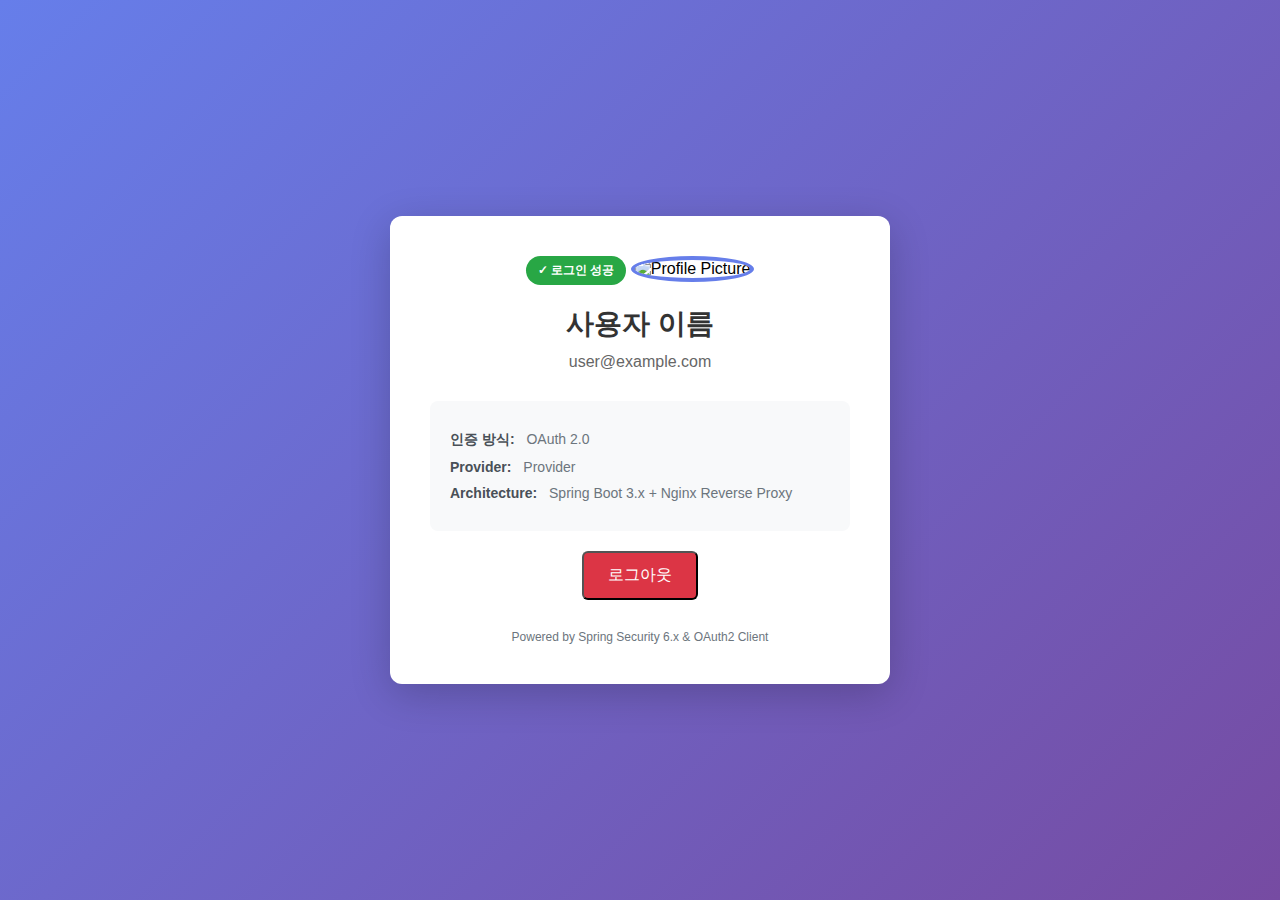
<file: src/main/resources/templates/home.html>
<!DOCTYPE html>
<html xmlns:th="http://www.thymeleaf.org">
<head>
    <meta charset="UTF-8">
    <meta name="viewport" content="width=device-width, initial-scale=1.0">
    <title>Home - OAuth2 Template</title>
    <style>
        /* 간단한 프로필 카드 스타일 */
        * {
            margin: 0;
            padding: 0;
            box-sizing: border-box;
        }

        body {
            font-family: -apple-system, BlinkMacSystemFont, 'Segoe UI', Roboto, 'Helvetica Neue', Arial, sans-serif;
            background: linear-gradient(135deg, #667eea 0%, #764ba2 100%);
            display: flex;
            justify-content: center;
            align-items: center;
            min-height: 100vh;
        }

        .profile-container {
            background: white;
            padding: 40px;
            border-radius: 12px;
            box-shadow: 0 10px 40px rgba(0, 0, 0, 0.2);
            text-align: center;
            max-width: 500px;
            width: 90%;
        }

        .profile-picture {
            width: 100px;
            height: 100px;
            border-radius: 50%;
            object-fit: cover;
            margin-bottom: 20px;
            border: 4px solid #667eea;
        }

        h1 {
            color: #333;
            margin-bottom: 10px;
            font-size: 28px;
        }

        .email {
            color: #666;
            margin-bottom: 30px;
            font-size: 16px;
        }

        .info-section {
            background: #f8f9fa;
            padding: 20px;
            border-radius: 8px;
            margin-bottom: 20px;
            text-align: left;
        }

        .info-item {
            margin: 10px 0;
            font-size: 14px;
        }

        .info-label {
            font-weight: 600;
            color: #495057;
            margin-right: 8px;
        }

        .info-value {
            color: #6c757d;
        }

        .logout-btn {
            display: inline-block;
            background: #dc3545;
            color: white;
            padding: 12px 24px;
            border-radius: 6px;
            text-decoration: none;
            font-size: 16px;
            font-weight: 500;
            transition: background 0.3s ease;
        }

        .logout-btn:hover {
            background: #c82333;
        }

        .success-badge {
            display: inline-block;
            background: #28a745;
            color: white;
            padding: 6px 12px;
            border-radius: 20px;
            font-size: 12px;
            font-weight: 600;
            margin-bottom: 20px;
        }

        .footer {
            margin-top: 30px;
            color: #6c757d;
            font-size: 12px;
        }
    </style>
</head>
<body>
    <div class="profile-container">
        <div class="success-badge">✓ 로그인 성공</div>

        <!-- 프로필 이미지 -->
        <!-- Role: Google OAuth2로부터 받은 프로필 이미지 표시 -->
        <!-- Complexity: Thymeleaf의 th:src로 동적 이미지 URL 바인딩 -->
        <img th:src="${picture}"
             alt="Profile Picture"
             class="profile-picture"
             onerror="this.src='https://via.placeholder.com/100'">

        <!-- 사용자 이름 -->
        <!-- Role: Google OAuth2로부터 받은 사용자 이름 표시 -->
        <!-- Complexity: Thymeleaf의 th:text로 서버에서 전달받은 name 속성 렌더링 -->
        <h1 th:text="${name}">사용자 이름</h1>

        <!-- 이메일 주소 -->
        <!-- Role: Google OAuth2로부터 받은 이메일 주소 표시 -->
        <p class="email" th:text="${email}">user@example.com</p>

        <!-- OAuth2 인증 정보 섹션 -->
        <div class="info-section">
            <div class="info-item">
                <span class="info-label">인증 방식:</span>
                <span class="info-value" th:text="${provider} + ' OAuth 2.0'">OAuth 2.0</span>
            </div>
            <div class="info-item">
                <span class="info-label">Provider:</span>
                <span class="info-value" th:text="${provider}">Provider</span>
            </div>
            <div class="info-item">
                <span class="info-label">Architecture:</span>
                <span class="info-value">Spring Boot 3.x + Nginx Reverse Proxy</span>
            </div>
        </div>

        <!-- 로그아웃 버튼 -->
        <!-- Role: 세션을 종료하고 로그아웃 처리 -->
        <!-- Complexity:
             - /logout은 Spring Security가 자동으로 제공하는 로그아웃 엔드포인트
             - POST 요청으로 CSRF 토큰과 함께 전송해야 하므로 form 사용
             - 로그아웃 후 /login?logout으로 리다이렉트됨
        -->
        <form action="/logout" method="post" style="margin-top: 20px;">
            <button type="submit" class="logout-btn">로그아웃</button>
        </form>

        <div class="footer">
            Powered by Spring Security 6.x & OAuth2 Client
        </div>
    </div>
</body>
</html>
</file>
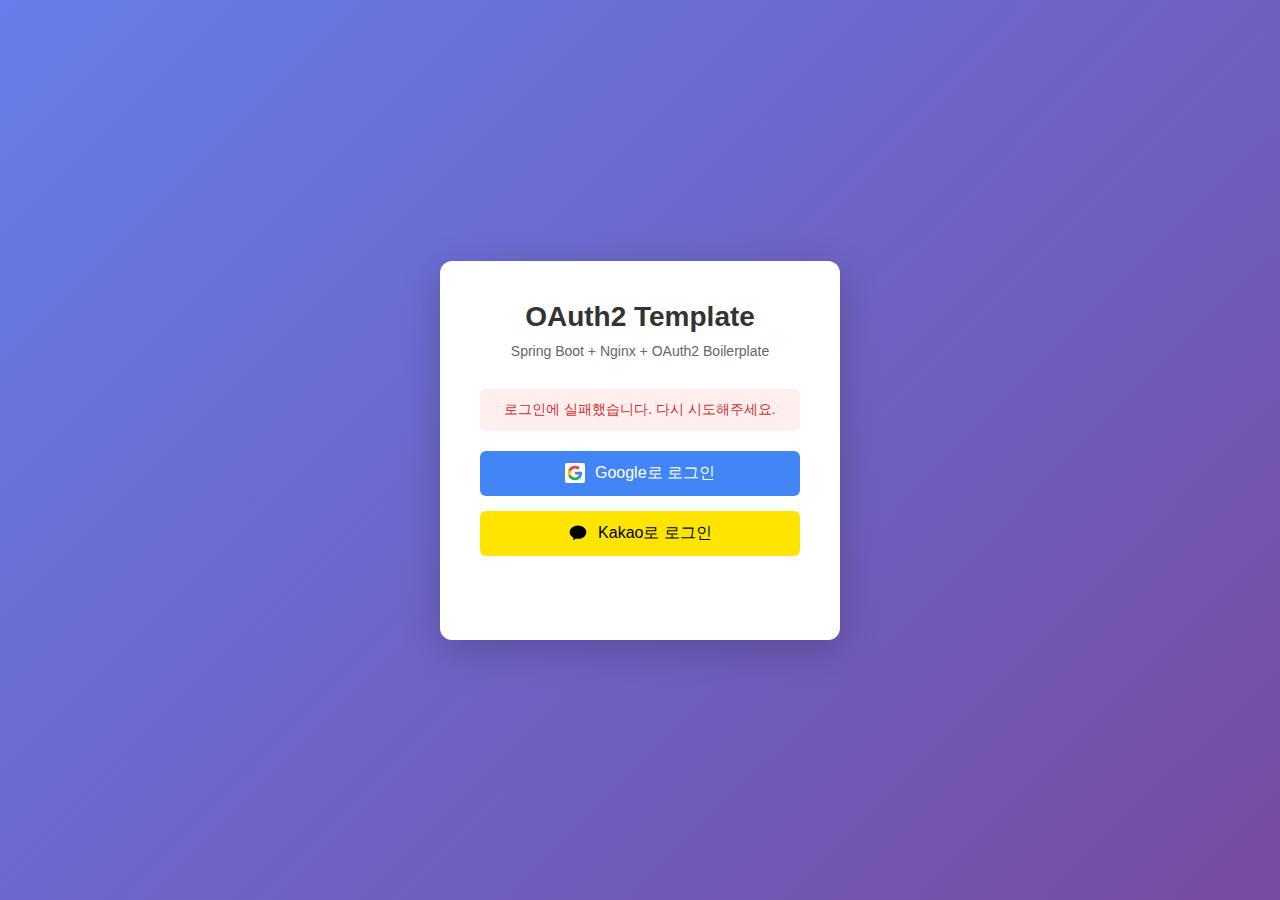
<file: src/main/resources/templates/login.html>
<!DOCTYPE html>
<html xmlns:th="http://www.thymeleaf.org">
<head>
    <meta charset="UTF-8">
    <meta name="viewport" content="width=device-width, initial-scale=1.0">
    <title>Login - OAuth2 Template</title>
    <style>
        /* 간단한 중앙 정렬 스타일 */
        * {
            margin: 0;
            padding: 0;
            box-sizing: border-box;
        }

        body {
            font-family: -apple-system, BlinkMacSystemFont, 'Segoe UI', Roboto, 'Helvetica Neue', Arial, sans-serif;
            background: linear-gradient(135deg, #667eea 0%, #764ba2 100%);
            display: flex;
            justify-content: center;
            align-items: center;
            min-height: 100vh;
        }

        .login-container {
            background: white;
            padding: 40px;
            border-radius: 12px;
            box-shadow: 0 10px 40px rgba(0, 0, 0, 0.2);
            text-align: center;
            max-width: 400px;
            width: 90%;
        }

        h1 {
            color: #333;
            margin-bottom: 10px;
            font-size: 28px;
        }

        p {
            color: #666;
            margin-bottom: 30px;
            font-size: 14px;
        }

        .oauth-buttons {
            display: flex;
            flex-direction: column;
            gap: 15px;
        }

        .oauth-login-btn {
            display: inline-flex;
            align-items: center;
            justify-content: center;
            padding: 12px 24px;
            border-radius: 6px;
            text-decoration: none;
            font-size: 16px;
            font-weight: 500;
            transition: all 0.3s ease;
            gap: 10px;
            width: 100%;
        }

        .google-login-btn {
            background: #4285f4;
            color: white;
        }

        .google-login-btn:hover {
            background: #357ae8;
        }

        .kakao-login-btn {
            background: #FEE500;
            color: #000000;
        }

        .kakao-login-btn:hover {
            background: #FDD835;
        }

        .oauth-icon {
            width: 20px;
            height: 20px;
        }

        .google-icon {
            background: white;
            border-radius: 2px;
            padding: 2px;
        }

        .error-message {
            background: #fee;
            color: #c33;
            padding: 12px;
            border-radius: 6px;
            margin-bottom: 20px;
            font-size: 14px;
        }

        .footer {
            margin-top: 30px;
            color: rgba(255, 255, 255, 0.8);
            font-size: 12px;
        }
    </style>
</head>
<body>
    <div class="login-container">
        <h1>OAuth2 Template</h1>
        <p>Spring Boot + Nginx + OAuth2 Boilerplate</p>

        <!-- 로그인 실패 에러 메시지 (URL에 error 파라미터가 있을 때만 표시) -->
        <!-- Role: 사용자에게 로그인 실패 원인 안내 -->
        <!-- Complexity: Thymeleaf의 조건부 렌더링을 사용하여 에러 발생 시에만 표시 -->
        <div th:if="${param.error}" class="error-message">
            로그인에 실패했습니다. 다시 시도해주세요.
        </div>

        <!-- OAuth2 로그인 버튼 그룹 -->
        <div class="oauth-buttons">
            <!-- Google OAuth2 로그인 버튼 -->
            <!-- Role: Google OAuth2 인증 프로세스 시작 -->
            <!-- Complexity:
                 - href="/oauth2/authorization/google"은 Spring Security가 자동으로 생성하는 엔드포인트
                 - 이 링크를 클릭하면 Google 인가 서버로 리다이렉트됨
                 - Google에서 인증 완료 후 /login/oauth2/code/google로 콜백
            -->
            <a href="/oauth2/authorization/google" class="oauth-login-btn google-login-btn">
                <svg class="oauth-icon google-icon" viewBox="0 0 24 24">
                    <path fill="#4285F4" d="M22.56 12.25c0-.78-.07-1.53-.2-2.25H12v4.26h5.92c-.26 1.37-1.04 2.53-2.21 3.31v2.77h3.57c2.08-1.92 3.28-4.74 3.28-8.09z"/>
                    <path fill="#34A853" d="M12 23c2.97 0 5.46-.98 7.28-2.66l-3.57-2.77c-.98.66-2.23 1.06-3.71 1.06-2.86 0-5.29-1.93-6.16-4.53H2.18v2.84C3.99 20.53 7.7 23 12 23z"/>
                    <path fill="#FBBC05" d="M5.84 14.09c-.22-.66-.35-1.36-.35-2.09s.13-1.43.35-2.09V7.07H2.18C1.43 8.55 1 10.22 1 12s.43 3.45 1.18 4.93l2.85-2.22.81-.62z"/>
                    <path fill="#EA4335" d="M12 5.38c1.62 0 3.06.56 4.21 1.64l3.15-3.15C17.45 2.09 14.97 1 12 1 7.7 1 3.99 3.47 2.18 7.07l3.66 2.84c.87-2.6 3.3-4.53 6.16-4.53z"/>
                </svg>
                Google로 로그인
            </a>

            <!-- Kakao OAuth2 로그인 버튼 -->
            <!-- Role: Kakao OAuth2 인증 프로세스 시작 -->
            <!-- Complexity:
                 - href="/oauth2/authorization/kakao"은 Spring Security가 자동으로 생성하는 엔드포인트
                 - 이 링크를 클릭하면 Kakao 인가 서버로 리다이렉트됨
                 - Kakao에서 인증 완료 후 /login/oauth2/code/kakao로 콜백
            -->
            <a href="/oauth2/authorization/kakao" class="oauth-login-btn kakao-login-btn">
                <svg class="oauth-icon" viewBox="0 0 24 24" fill="none">
                    <path d="M12 3C6.477 3 2 6.581 2 11c0 2.827 1.87 5.31 4.688 6.744-.17.623-.638 2.363-.728 2.748-.108.461.169.455.356.331.145-.096 2.348-1.561 3.263-2.17C10.366 18.876 11.17 19 12 19c5.523 0 10-3.581 10-8s-4.477-8-10-8z" fill="currentColor"/>
                </svg>
                Kakao로 로그인
            </a>
        </div>

        <div class="footer">
            Powered by Spring Boot 3.x & Spring Security 6.x
        </div>
    </div>
</body>
</html>
</file>
